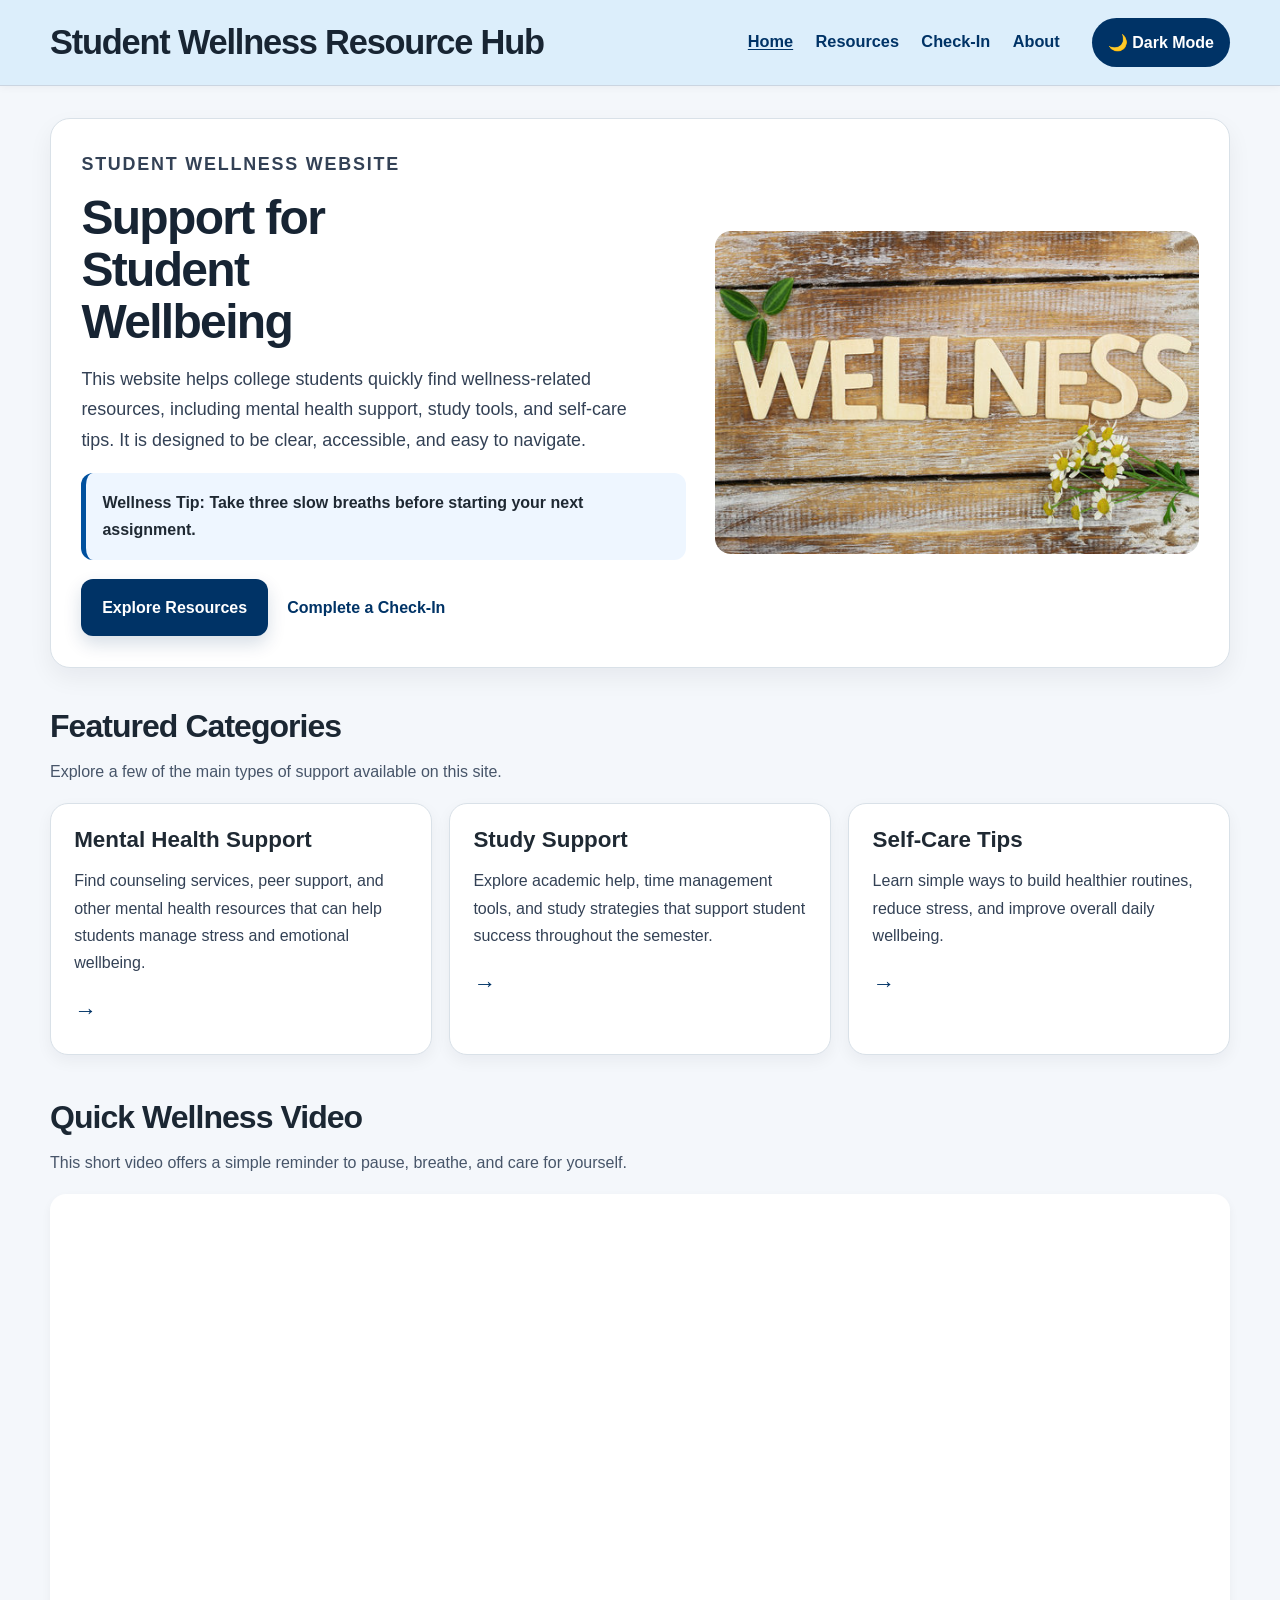
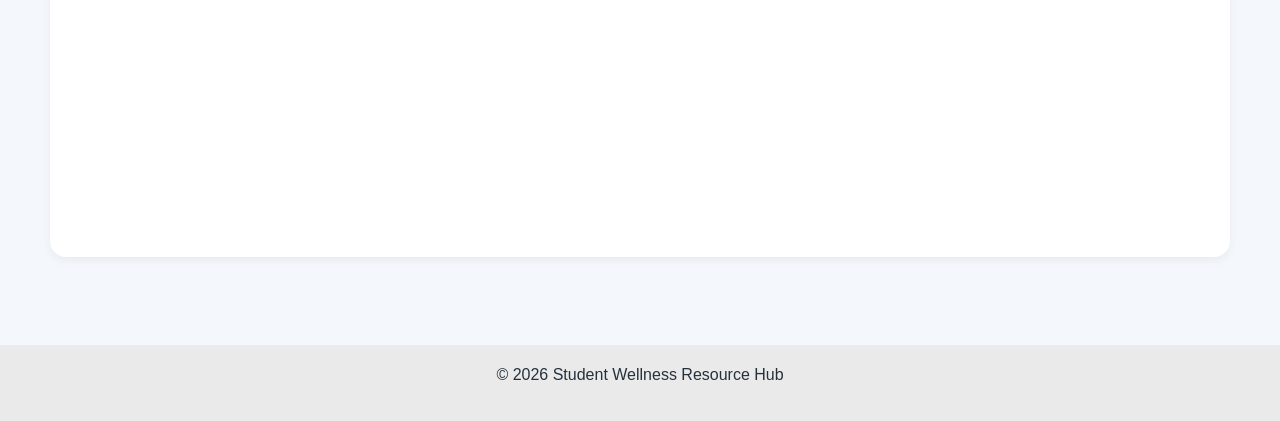
<file: index.html>
<!DOCTYPE html>
<html lang="en">
<head>
  <meta charset="UTF-8">
  <meta name="viewport" content="width=device-width, initial-scale=1.0">
  <title>Student Wellness Resource Hub</title>
  <link rel="stylesheet" href="css/style.css">
</head>
<body>
  <a class="skip-link" href="#main">Skip to Main Content</a>

  <header class="site-header">
    <div class="header-inner">
      <h1>Student Wellness Resource Hub</h1>

      <nav aria-label="Main navigation">
        <ul class="nav-links">
          <li><a href="index.html" aria-current="page">Home</a></li>
          <li><a href="resources.html">Resources</a></li>
          <li><a href="form.html">Check-In</a></li>
          <li><a href="about.html">About</a></li>
        </ul>
      </nav>

      <button id="darkToggle" class="dark-toggle" type="button">🌙 Dark Mode</button>
    </div>
  </header>

  <main id="main" class="page-content">
    <section class="hero hero-grid">
      <div class="hero-text">
        <p class="eyebrow">Student Wellness Website</p>
        <h2>Support for Student Wellbeing</h2>
        <p>
          This website helps college students quickly find wellness-related
          resources, including mental health support, study tools, and self-care tips.
          It is designed to be clear, accessible, and easy to navigate.
        </p>

        <div id="daily-tip" class="daily-tip"></div>

        <div class="hero-actions">
          <a class="button-link" href="resources.html">Explore Resources</a>
          <a class="secondary-link" href="form.html">Complete a Check-In</a>
        </div>
      </div>

      <div class="hero-image">
        <img src="images/wellness.jpg" alt="Wooden letters spelling wellness on a calm wooden background">
      </div>
    </section>

    <section class="content-section">
      <h2>Featured Categories</h2>
      <p class="section-intro">
        Explore a few of the main types of support available on this site.
      </p>

      <div class="card-container">
        <a href="resources.html#panel1" class="card card-link">
          <article>
            <h3>Mental Health Support</h3>
            <p>
              Find counseling services, peer support, and other mental health resources
              that can help students manage stress and emotional wellbeing.
            </p>
            <span class="card-arrow">→</span>
          </article>
        </a>

        <a href="resources.html#panel2" class="card card-link">
          <article>
            <h3>Study Support</h3>
            <p>
              Explore academic help, time management tools, and study strategies that
              support student success throughout the semester.
            </p>
            <span class="card-arrow">→</span>
          </article>
        </a>

        <a href="resources.html#panel3" class="card card-link">
          <article>
            <h3>Self-Care Tips</h3>
            <p>
              Learn simple ways to build healthier routines, reduce stress, and improve
              overall daily wellbeing.
            </p>
            <span class="card-arrow">→</span>
          </article>
        </a>
      </div>
    </section>

    <section class="content-section">
      <h2>Quick Wellness Video</h2>
      <p class="section-intro">
        This short video offers a simple reminder to pause, breathe, and care for yourself.
      </p>

      <div class="video-wrapper">
        <iframe
          src="https://www.youtube.com/embed/tEmt1Znux58"
          title="Short wellness and stress relief video for students"
          allowfullscreen>
        </iframe>
      </div>
    </section>
  </main>

  <footer class="site-footer">
    <p>&copy; 2026 Student Wellness Resource Hub</p>
  </footer>

  <script src="js/script.js"></script>
</body>
</html>
</file>
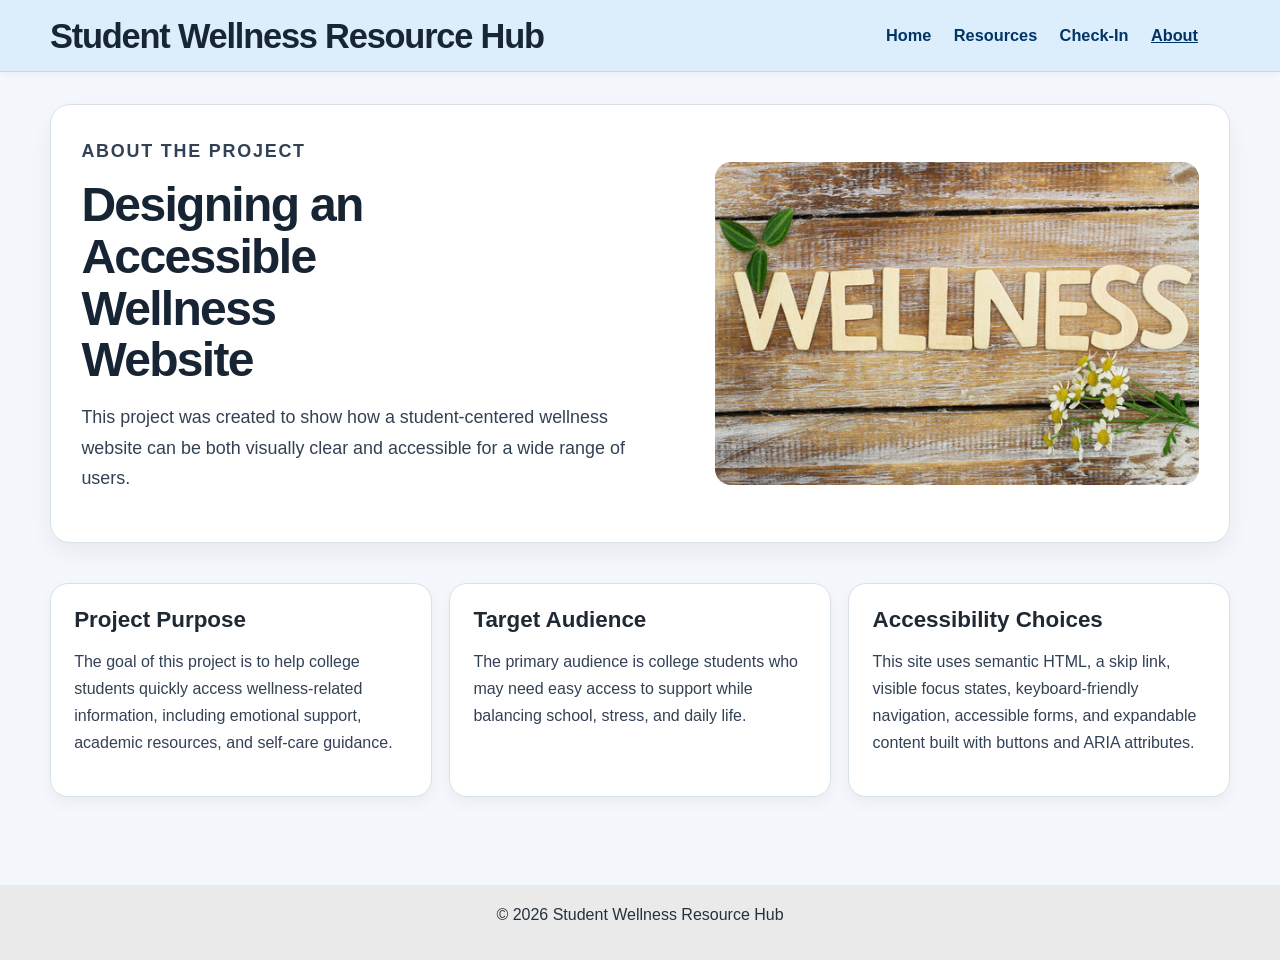
<file: about.html>
<!DOCTYPE html>
<html lang="en">
<head>
  <meta charset="UTF-8">
  <meta name="viewport" content="width=device-width, initial-scale=1.0">
  <title>About | Student Wellness Resource Hub</title>
  <link rel="stylesheet" href="css/style.css">
</head>
<body>
  <a class="skip-link" href="#main">Skip to Main Content</a>

  <header class="site-header">
    <div class="header-inner">
      <h1>Student Wellness Resource Hub</h1>

      <nav aria-label="Main navigation">
        <ul class="nav-links">
          <li><a href="index.html">Home</a></li>
          <li><a href="resources.html">Resources</a></li>
          <li><a href="form.html">Check-In</a></li>
          <li><a href="about.html" aria-current="page">About</a></li>
        </ul>
      </nav>
    </div>
  </header>

  <main id="main" class="page-content">
    <section class="hero hero-grid">
      <div class="hero-text">
        <p class="eyebrow">About the Project</p>
        <h2>Designing an Accessible Wellness Website</h2>
        <p>
          This project was created to show how a student-centered wellness website
          can be both visually clear and accessible for a wide range of users.
        </p>
      </div>

      <div class="hero-image">
        <img src="images/wellness.jpg" alt="A calm student workspace with a laptop and notebook">
      </div>
    </section>

    <section class="content-section">
      <div class="card-container">
        <article class="card">
          <h3>Project Purpose</h3>
          <p>
            The goal of this project is to help college students quickly access
            wellness-related information, including emotional support, academic
            resources, and self-care guidance.
          </p>
        </article>

        <article class="card">
          <h3>Target Audience</h3>
          <p>
            The primary audience is college students who may need easy access to
            support while balancing school, stress, and daily life.
          </p>
        </article>

        <article class="card">
          <h3>Accessibility Choices</h3>
          <p>
            This site uses semantic HTML, a skip link, visible focus states,
            keyboard-friendly navigation, accessible forms, and expandable content
            built with buttons and ARIA attributes.
          </p>
        </article>
      </div>
    </section>
  </main>

  <footer class="site-footer">
    <p>&copy; 2026 Student Wellness Resource Hub</p>
  </footer>

  <script src="js/script.js"></script>
</body>
</html>
</file>
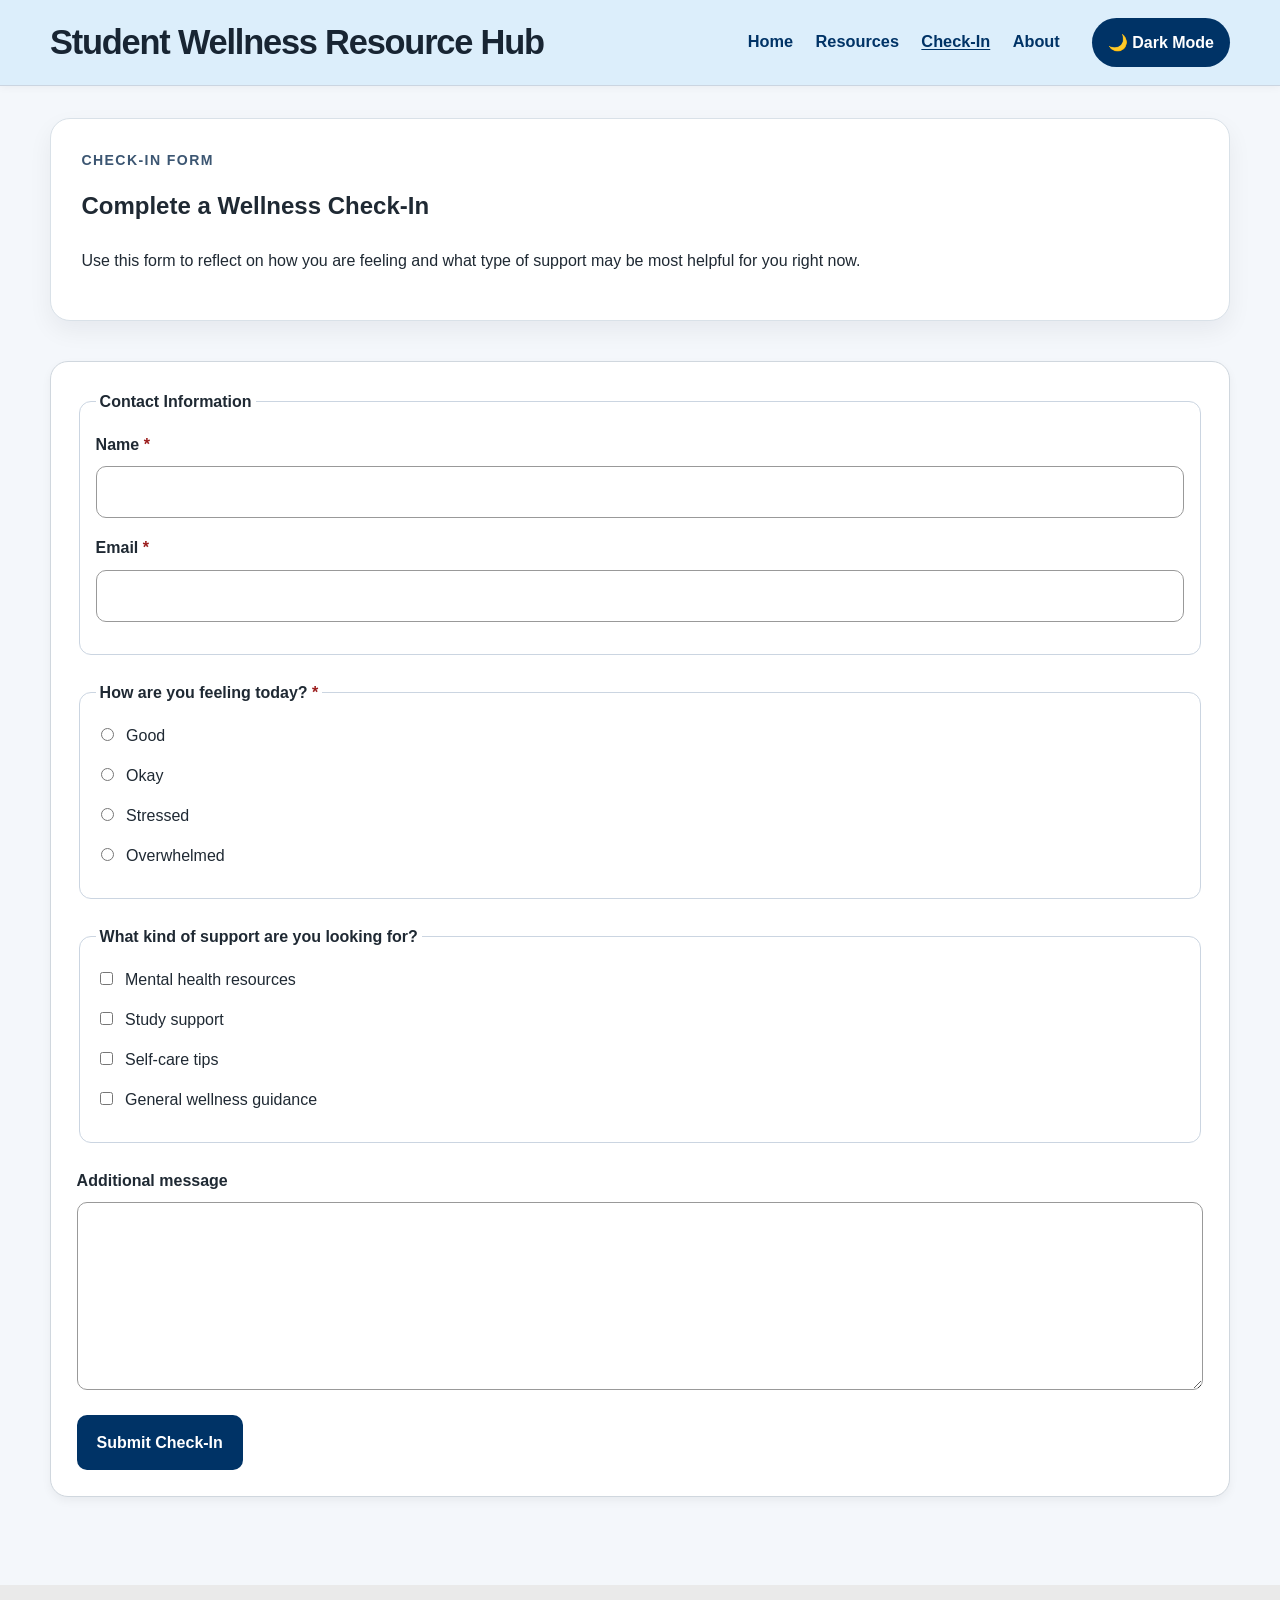
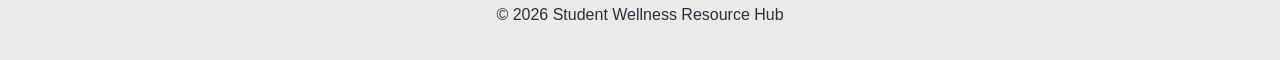
<file: form.html>
<!DOCTYPE html>
<html lang="en">
<head>
  <meta charset="UTF-8">
  <meta name="viewport" content="width=device-width, initial-scale=1.0">
  <title>Check-In | Student Wellness Resource Hub</title>
  <link rel="stylesheet" href="css/style.css">
</head>
<body>
  <a class="skip-link" href="#main">Skip to Main Content</a>

  <header class="site-header">
    <div class="header-inner">
      <h1>Student Wellness Resource Hub</h1>

      <nav aria-label="Main navigation">
        <ul class="nav-links">
          <li><a href="index.html">Home</a></li>
          <li><a href="resources.html">Resources</a></li>
          <li><a href="form.html" aria-current="page">Check-In</a></li>
          <li><a href="about.html">About</a></li>
        </ul>
      </nav>

      <button id="darkToggle" class="dark-toggle" type="button">🌙 Dark Mode</button>
    </div>
  </header>

  <main id="main" class="page-content">
    <section class="hero">
      <p class="eyebrow">Check-In Form</p>
      <h2>Complete a Wellness Check-In</h2>
      <p>
        Use this form to reflect on how you are feeling and what type of support
        may be most helpful for you right now.
      </p>
    </section>

    <section class="content-section">
      <form action="#" method="post" class="wellness-form">
        <fieldset>
          <legend>Contact Information</legend>

          <label for="name">Name <span class="required">*</span></label>
          <input type="text" id="name" name="name" required>

          <label for="email">Email <span class="required">*</span></label>
          <input type="email" id="email" name="email" required>
        </fieldset>

        <fieldset>
          <legend>How are you feeling today? <span class="required">*</span></legend>

          <div class="option-group">
            <label><input type="radio" name="feeling" value="good" required> Good</label>
            <label><input type="radio" name="feeling" value="okay"> Okay</label>
            <label><input type="radio" name="feeling" value="stressed"> Stressed</label>
            <label><input type="radio" name="feeling" value="overwhelmed"> Overwhelmed</label>
          </div>
        </fieldset>

        <fieldset>
          <legend>What kind of support are you looking for?</legend>

          <div class="option-group">
            <label><input type="checkbox" name="support" value="mental-health"> Mental health resources</label>
            <label><input type="checkbox" name="support" value="study-support"> Study support</label>
            <label><input type="checkbox" name="support" value="self-care"> Self-care tips</label>
            <label><input type="checkbox" name="support" value="general-guidance"> General wellness guidance</label>
          </div>
        </fieldset>

        <label for="message">Additional message</label>
        <textarea id="message" name="message" rows="6"></textarea>

        <button type="submit" class="submit-button">Submit Check-In</button>

        <div id="checkin-result" class="checkin-result" hidden></div>
      </form>
    </section>
  </main>

  <footer class="site-footer">
    <p>&copy; 2026 Student Wellness Resource Hub</p>
  </footer>

  <script src="js/script.js"></script>
</body>
</html>
</file>
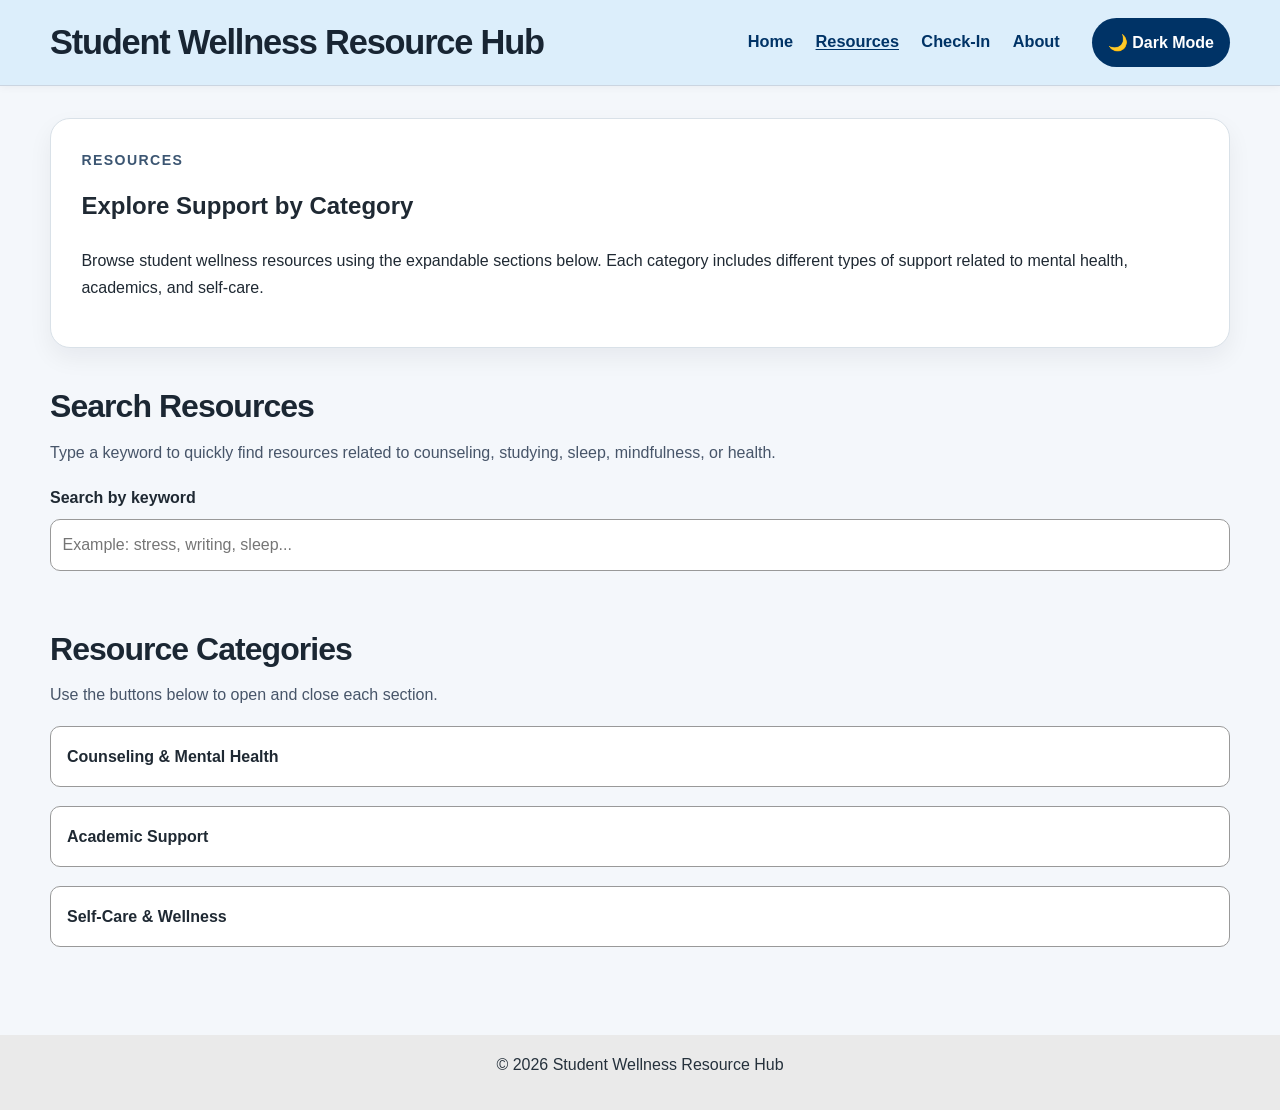
<file: resources.html>
<!DOCTYPE html>
<html lang="en">
<head>
  <meta charset="UTF-8">
  <meta name="viewport" content="width=device-width, initial-scale=1.0">
  <title>Resources | Student Wellness Resource Hub</title>
  <link rel="stylesheet" href="css/style.css">
</head>
<body>
  <a class="skip-link" href="#main">Skip to Main Content</a>

  <header class="site-header">
    <div class="header-inner">
      <h1>Student Wellness Resource Hub</h1>

      <nav aria-label="Main navigation">
        <ul class="nav-links">
          <li><a href="index.html">Home</a></li>
          <li><a href="resources.html" aria-current="page">Resources</a></li>
          <li><a href="form.html">Check-In</a></li>
          <li><a href="about.html">About</a></li>
        </ul>
      </nav>

      <button id="darkToggle" class="dark-toggle" type="button">🌙 Dark Mode</button>
    </div>
  </header>

  <main id="main" class="page-content">
    <section class="hero">
      <p class="eyebrow">Resources</p>
      <h2>Explore Support by Category</h2>
      <p>
        Browse student wellness resources using the expandable sections below.
        Each category includes different types of support related to mental health,
        academics, and self-care.
      </p>
    </section>

    <section class="content-section">
      <h2>Search Resources</h2>
      <p class="section-intro">
        Type a keyword to quickly find resources related to counseling, studying, sleep, mindfulness, or health.
      </p>

      <label for="search" class="search-label">Search by keyword</label>
      <input
        type="text"
        id="search"
        class="search-input"
        placeholder="Example: stress, writing, sleep..."
        aria-label="Search wellness resources">
    </section>

    <section class="content-section">
      <h2>Resource Categories</h2>
      <p class="section-intro">
        Use the buttons below to open and close each section.
      </p>

      <h3>
        <button class="accordion" aria-expanded="false" aria-controls="panel1" id="accordion1">
          Counseling &amp; Mental Health
        </button>
      </h3>

      <div id="panel1" class="panel" hidden aria-labelledby="accordion1">
        <ul class="resource-list">
          <li>
            <a href="https://caps.umich.edu/" target="_blank" rel="noopener noreferrer">
              U-M Counseling and Psychological Services
            </a>
            <p>University counseling services for mental health support and appointments.</p>
          </li>

          <li>
            <a href="https://988lifeline.org/" target="_blank" rel="noopener noreferrer">
              988 Suicide &amp; Crisis Lifeline
            </a>
            <p>24/7 confidential support for people in emotional distress or crisis.</p>
          </li>

          <li>
            <a href="https://uhs.umich.edu/wolverine-wellness" target="_blank" rel="noopener noreferrer">
              Wolverine Wellness
            </a>
            <p>Health and wellness education for students, including stress and wellbeing resources.</p>
          </li>
        </ul>
      </div>

      <h3>
        <button class="accordion" aria-expanded="false" aria-controls="panel2" id="accordion2">
          Academic Support
        </button>
      </h3>

      <div id="panel2" class="panel" hidden aria-labelledby="accordion2">
        <ul class="resource-list">
          <li>
            <a href="https://lsa.umich.edu/sweetland" target="_blank" rel="noopener noreferrer">
              Sweetland Center for Writing
            </a>
            <p>Writing support for students through consultations and academic writing resources.</p>
          </li>

          <li>
            <a href="https://sites.lsa.umich.edu/scmc/" target="_blank" rel="noopener noreferrer">
              Science Learning Center
            </a>
            <p>Academic support for science courses, including tutoring and study groups.</p>
          </li>

          <li>
            <a href="https://umich.instructure.com/" target="_blank" rel="noopener noreferrer">
              Canvas
            </a>
            <p>Access course materials, schedules, and academic updates in one place.</p>
          </li>
        </ul>
      </div>

      <h3>
        <button class="accordion" aria-expanded="false" aria-controls="panel3" id="accordion3">
          Self-Care &amp; Wellness
        </button>
      </h3>

      <div id="panel3" class="panel" hidden aria-labelledby="accordion3">
        <ul class="resource-list">
          <li>
            <a href="https://www.sleepfoundation.org/" target="_blank" rel="noopener noreferrer">
              Sleep Foundation
            </a>
            <p>Evidence-based sleep information and tips for building healthier routines.</p>
          </li>

          <li>
            <a href="https://www.mindful.org/" target="_blank" rel="noopener noreferrer">
              Mindful
            </a>
            <p>Articles and guided practices for mindfulness, stress reduction, and daily reflection.</p>
          </li>

          <li>
            <a href="https://uhs.umich.edu/" target="_blank" rel="noopener noreferrer">
              University Health Service
            </a>
            <p>General health and wellness support for students, including preventive care resources.</p>
          </li>
        </ul>
      </div>

      <p id="no-results" class="no-results" hidden>No matching resources found. Try another keyword.</p>
    </section>
  </main>

  <footer class="site-footer">
    <p>&copy; 2026 Student Wellness Resource Hub</p>
  </footer>

  <script src="js/script.js"></script>
</body>
</html>
</file>
<file: css/style.css>
body {
  font-family: Arial, Helvetica, sans-serif;
  line-height: 1.7;
  margin: 0;
  background-color: #f4f7fb;
  color: #1f2933;
}

h1,
h2,
h3,
p,
ul {
  margin-top: 0;
}

img {
  max-width: 100%;
  height: auto;
}

.site-header {
  background-color: #dceefb;
  border-bottom: 1px solid #cbd5e1;
  box-shadow: 0 2px 8px rgba(0, 0, 0, 0.04);
}

.header-inner {
  max-width: 1180px;
  margin: 0 auto;
  padding: 1.1rem 1.25rem;
}

.site-header h1 {
  font-size: 2.15rem;
  line-height: 1.05;
  font-weight: 800;
  letter-spacing: -0.035em;
  margin: 0;
  color: #182533;
}

.page-content {
  max-width: 1180px;
  margin: 0 auto;
  padding: 2rem 1.25rem 2.75rem;
}

.site-footer {
  background-color: #eaeaea;
  text-align: center;
  padding: 1rem;
  color: #25313c;
}

.skip-link {
  position: absolute;
  top: -60px;
  left: 10px;
  background-color: #ffffff;
  color: #000000;
  padding: 0.6rem 0.85rem;
  border: 2px solid #000000;
  text-decoration: none;
  z-index: 1000;
  border-radius: 8px;
}

.skip-link:focus {
  top: 10px;
}

.nav-links {
  list-style: none;
  padding: 0;
  margin: 0.9rem 0 0;
  display: flex;
  flex-wrap: wrap;
  gap: 1rem 1.4rem;
}

.nav-links a {
  text-decoration: none;
  color: #003366;
  font-weight: 700;
  font-size: 1.02rem;
  padding: 0.2rem 0;
  white-space: nowrap;
}

.nav-links a:hover,
.nav-links a:focus {
  color: #00509e;
  text-decoration: underline;
}

.nav-links a[aria-current="page"] {
  text-decoration: underline;
}

.dark-toggle {
  background-color: #003366;
  color: #ffffff;
  border: none;
  padding: 0.7rem 1rem;
  border-radius: 999px;
  font-weight: 700;
  cursor: pointer;
  margin-top: 1rem;
}

.dark-toggle:hover,
.dark-toggle:focus {
  background-color: #00509e;
}

.eyebrow {
  font-size: 0.88rem;
  font-weight: 800;
  text-transform: uppercase;
  letter-spacing: 0.1em;
  color: #3c5672;
  margin-bottom: 0.8rem;
}

.hero {
  background-color: #ffffff;
  border: 1px solid #d9e1e8;
  border-radius: 20px;
  padding: 1.9rem;
  margin-bottom: 2.5rem;
  box-shadow: 0 10px 24px rgba(15, 23, 42, 0.06);
}

.hero-grid {
  display: grid;
  gap: 1.8rem;
  align-items: center;
}

.hero-text h2 {
  font-size: 3rem;
  line-height: 1.08;
  font-weight: 800;
  letter-spacing: -0.035em;
  margin-bottom: 1rem;
  max-width: 14ch;
  color: #172433;
}

.hero-text p {
  font-size: 1.12rem;
  max-width: 56ch;
  color: #334155;
}

.hero-actions {
  display: flex;
  flex-wrap: wrap;
  gap: 1.2rem;
  margin-top: 1.2rem;
  align-items: center;
}

.hero-image img {
  width: 100%;
  display: block;
  border-radius: 16px;
  object-fit: cover;
}

.content-section {
  margin-bottom: 2.75rem;
}

.content-section h2 {
  font-size: 2rem;
  line-height: 1.15;
  font-weight: 800;
  letter-spacing: -0.03em;
  margin-bottom: 0.85rem;
  color: #1b2733;
}

.section-intro {
  max-width: 800px;
  margin-bottom: 1.1rem;
  color: #475569;
}

.button-link {
  display: inline-block;
  background-color: #003366;
  color: #ffffff;
  text-decoration: none;
  padding: 0.95rem 1.3rem;
  border-radius: 12px;
  font-weight: 700;
  box-shadow: 0 8px 18px rgba(0, 51, 102, 0.16);
  transition: background-color 0.2s ease, transform 0.2s ease;
}

.button-link:hover,
.button-link:focus {
  background-color: #00509e;
  transform: translateY(-1px);
}

.secondary-link {
  display: inline-block;
  color: #003366;
  font-weight: 700;
  text-decoration: none;
  padding: 0.9rem 0;
}

.secondary-link:hover,
.secondary-link:focus {
  text-decoration: underline;
}

.daily-tip {
  background-color: #eef6ff;
  border-left: 5px solid #00509e;
  padding: 1rem;
  border-radius: 12px;
  margin-top: 1rem;
  color: #1f2933;
  font-weight: 600;
}

.card-container {
  display: grid;
  gap: 1.1rem;
}

.card {
  background-color: #ffffff;
  border: 1px solid #d9e1e8;
  border-radius: 18px;
  padding: 1.45rem;
  box-shadow: 0 6px 16px rgba(15, 23, 42, 0.05);
  transition: transform 0.25s ease, box-shadow 0.25s ease;
}

.card h3 {
  font-size: 1.4rem;
  line-height: 1.2;
  margin-bottom: 0.85rem;
  color: #1f2933;
}

.card p {
  color: #334155;
}

.card:hover {
  transform: translateY(-4px);
  box-shadow: 0 8px 18px rgba(15, 23, 42, 0.08);
}

.card-link {
  text-decoration: none;
  color: inherit;
  display: block;
}

.card-link article {
  height: 100%;
}

.card-link:hover {
  transform: translateY(-6px);
  box-shadow: 0 10px 22px rgba(15, 23, 42, 0.1);
}

.card-link:focus {
  outline: 3px solid #ffbf47;
  outline-offset: 3px;
}

.card-arrow {
  font-size: 1.4rem;
  font-weight: bold;
  color: #003366;
}

.video-wrapper {
  position: relative;
  width: 100%;
  padding-bottom: 56.25%;
  height: 0;
  overflow: hidden;
  border-radius: 16px;
  box-shadow: 0 4px 10px rgba(0, 0, 0, 0.05);
  background-color: #ffffff;
}

.video-wrapper iframe {
  position: absolute;
  inset: 0;
  width: 100%;
  height: 100%;
  border: 0;
}

.search-label {
  font-weight: 700;
  margin-bottom: 0.5rem;
}

.search-input {
  width: 100%;
  box-sizing: border-box;
  padding: 0.85rem;
  border: 1px solid #999999;
  border-radius: 12px;
  font-size: 1rem;
}

.no-results {
  background-color: #fff7ed;
  color: #7c2d12;
  border: 1px solid #fed7aa;
  padding: 1rem;
  border-radius: 12px;
  font-weight: 700;
}

.accordion {
  width: 100%;
  text-align: left;
  background-color: #ffffff;
  border: 1px solid #999999;
  padding: 1rem;
  font-size: 1rem;
  font-weight: 700;
  cursor: pointer;
  border-radius: 10px;
  color: #1f2933;
  transition: background-color 0.2s ease;
}

.accordion:hover,
.accordion:focus {
  background-color: #f8fafc;
}

.panel {
  background-color: #eef4f8;
  padding: 1rem;
  margin-bottom: 1rem;
  border-radius: 10px;
  border: 1px solid #d0d7de;
  box-shadow: 0 4px 10px rgba(0, 0, 0, 0.04);
}

.panel ul {
  padding-left: 1.2rem;
  margin-bottom: 0;
}

.resource-list {
  list-style: none;
  padding-left: 0;
  margin: 0;
}

.resource-list li {
  padding: 0.9rem 0;
  border-bottom: 1px solid #d9e1e8;
}

.resource-list li:last-child {
  border-bottom: none;
}

.resource-list a {
  font-weight: 700;
  color: #003366;
  text-decoration: none;
}

.resource-list a:hover,
.resource-list a:focus {
  text-decoration: underline;
  color: #00509e;
}

.resource-list p {
  margin: 0.35rem 0 0;
  color: #475569;
}

.wellness-form {
  background-color: #ffffff;
  border: 1px solid #d0d7de;
  border-radius: 18px;
  padding: 1.6rem;
  box-shadow: 0 4px 10px rgba(0, 0, 0, 0.05);
}

fieldset {
  border: 1px solid #cbd5e1;
  border-radius: 12px;
  margin-bottom: 1.5rem;
  padding: 1rem;
}

legend {
  font-weight: bold;
  padding: 0 0.25rem;
  color: #1f2933;
}

label {
  display: block;
  margin-bottom: 0.5rem;
  font-weight: 600;
  color: #1f2933;
}

input,
textarea,
button {
  font: inherit;
}

input[type="text"],
input[type="email"],
textarea {
  width: 100%;
  box-sizing: border-box;
  padding: 0.72rem;
  border: 1px solid #999999;
  border-radius: 10px;
  margin-bottom: 1rem;
  background-color: #ffffff;
}

.option-group label {
  font-weight: normal;
  margin-bottom: 0.8rem;
}

.option-group input {
  margin-right: 0.5rem;
}

.required {
  color: #9b1c1c;
}

.submit-button {
  background-color: #003366;
  color: #ffffff;
  border: none;
  padding: 0.9rem 1.25rem;
  border-radius: 10px;
  cursor: pointer;
  font-weight: 700;
  transition: background-color 0.2s ease, transform 0.2s ease;
}

.submit-button:hover,
.submit-button:focus {
  background-color: #00509e;
  transform: translateY(-1px);
}

.checkin-result {
  margin-top: 1.5rem;
  padding: 1.2rem;
  border-radius: 14px;
  background-color: #eef6ff;
  border: 1px solid #bfdbfe;
}

.checkin-result h3 {
  margin-bottom: 0.5rem;
}

.checkin-result a {
  font-weight: 700;
  color: #003366;
}

a:focus,
button:focus,
input:focus,
textarea:focus,
select:focus {
  outline: 3px solid #ffbf47;
  outline-offset: 2px;
}

/* Dark mode */
body.dark-mode {
  background-color: #0f172a;
  color: #f8fafc;
}

body.dark-mode .site-header {
  background-color: #1e293b;
  border-bottom-color: #334155;
}

body.dark-mode .site-header h1,
body.dark-mode h2,
body.dark-mode h3,
body.dark-mode label,
body.dark-mode legend {
  color: #f8fafc;
}

body.dark-mode .hero,
body.dark-mode .card,
body.dark-mode .wellness-form,
body.dark-mode .video-wrapper {
  background-color: #1e293b;
  border-color: #334155;
}

body.dark-mode .hero-text p,
body.dark-mode .section-intro,
body.dark-mode .card p,
body.dark-mode .resource-list p {
  color: #cbd5e1;
}

body.dark-mode .nav-links a,
body.dark-mode .secondary-link,
body.dark-mode .resource-list a,
body.dark-mode .card-arrow,
body.dark-mode .checkin-result a {
  color: #93c5fd;
}

body.dark-mode .accordion {
  background-color: #1e293b;
  color: #f8fafc;
  border-color: #64748b;
}

body.dark-mode .accordion:hover,
body.dark-mode .accordion:focus {
  background-color: #334155;
}

body.dark-mode .panel,
body.dark-mode .daily-tip,
body.dark-mode .checkin-result {
  background-color: #334155;
  border-color: #64748b;
  color: #f8fafc;
}

body.dark-mode input,
body.dark-mode textarea,
body.dark-mode .search-input {
  background-color: #0f172a;
  color: #f8fafc;
  border-color: #64748b;
}

body.dark-mode .site-footer {
  background-color: #1e293b;
  color: #f8fafc;
}

@media screen and (min-width: 768px) {
  .header-inner {
    display: grid;
    grid-template-columns: minmax(0, 1fr) auto auto;
    align-items: center;
    gap: 2rem;
  }

  .nav-links {
    margin: 0;
    flex-wrap: nowrap;
  }

  .dark-toggle {
    margin-top: 0;
  }

  .hero-grid {
    grid-template-columns: 1.25fr 1fr;
  }

  .card-container {
    grid-template-columns: repeat(3, 1fr);
  }
}

@media screen and (max-width: 767px) {
  .site-header h1 {
    font-size: 1.95rem;
    margin-bottom: 0.8rem;
  }

  .hero-text h2 {
    font-size: 2.35rem;
    max-width: none;
  }

  .hero-text p {
    font-size: 1rem;
  }

  .content-section h2 {
    font-size: 1.7rem;
  }

  .hero {
    padding: 1.35rem;
  }
}
</file>
